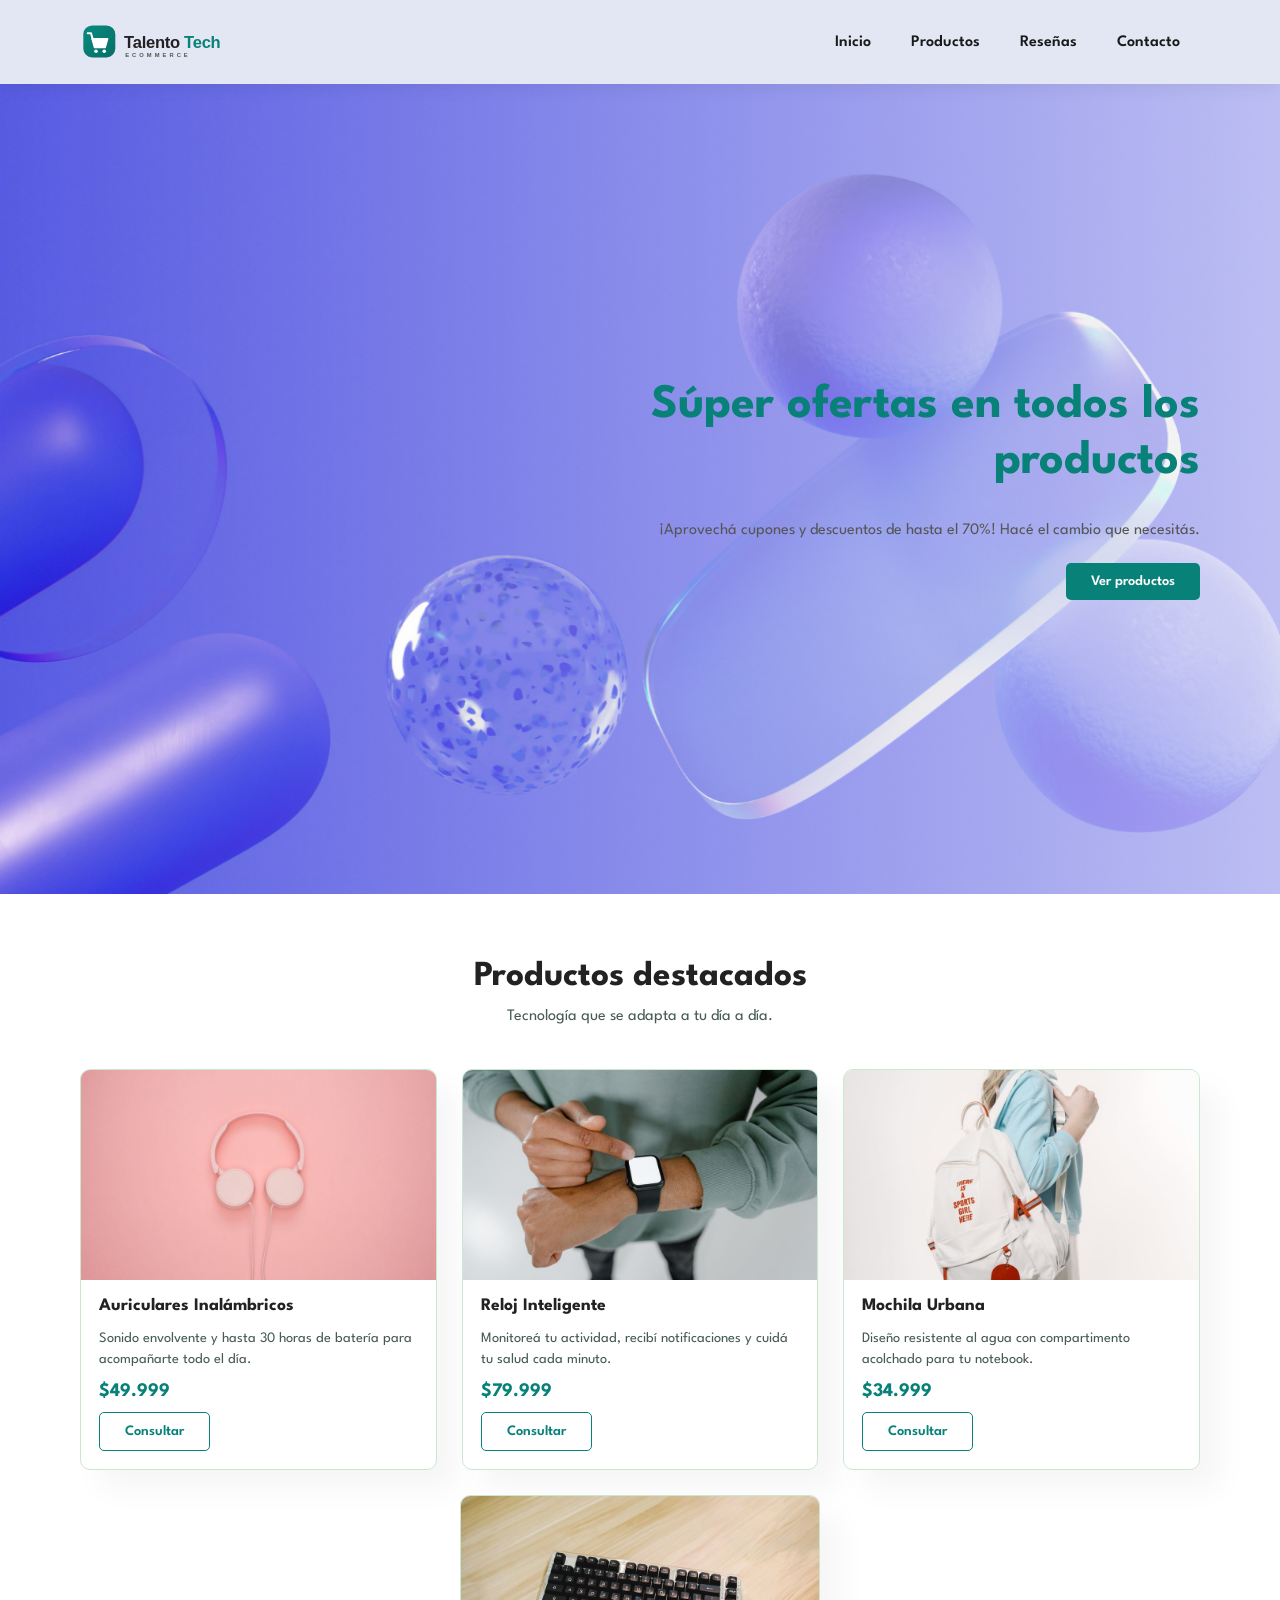
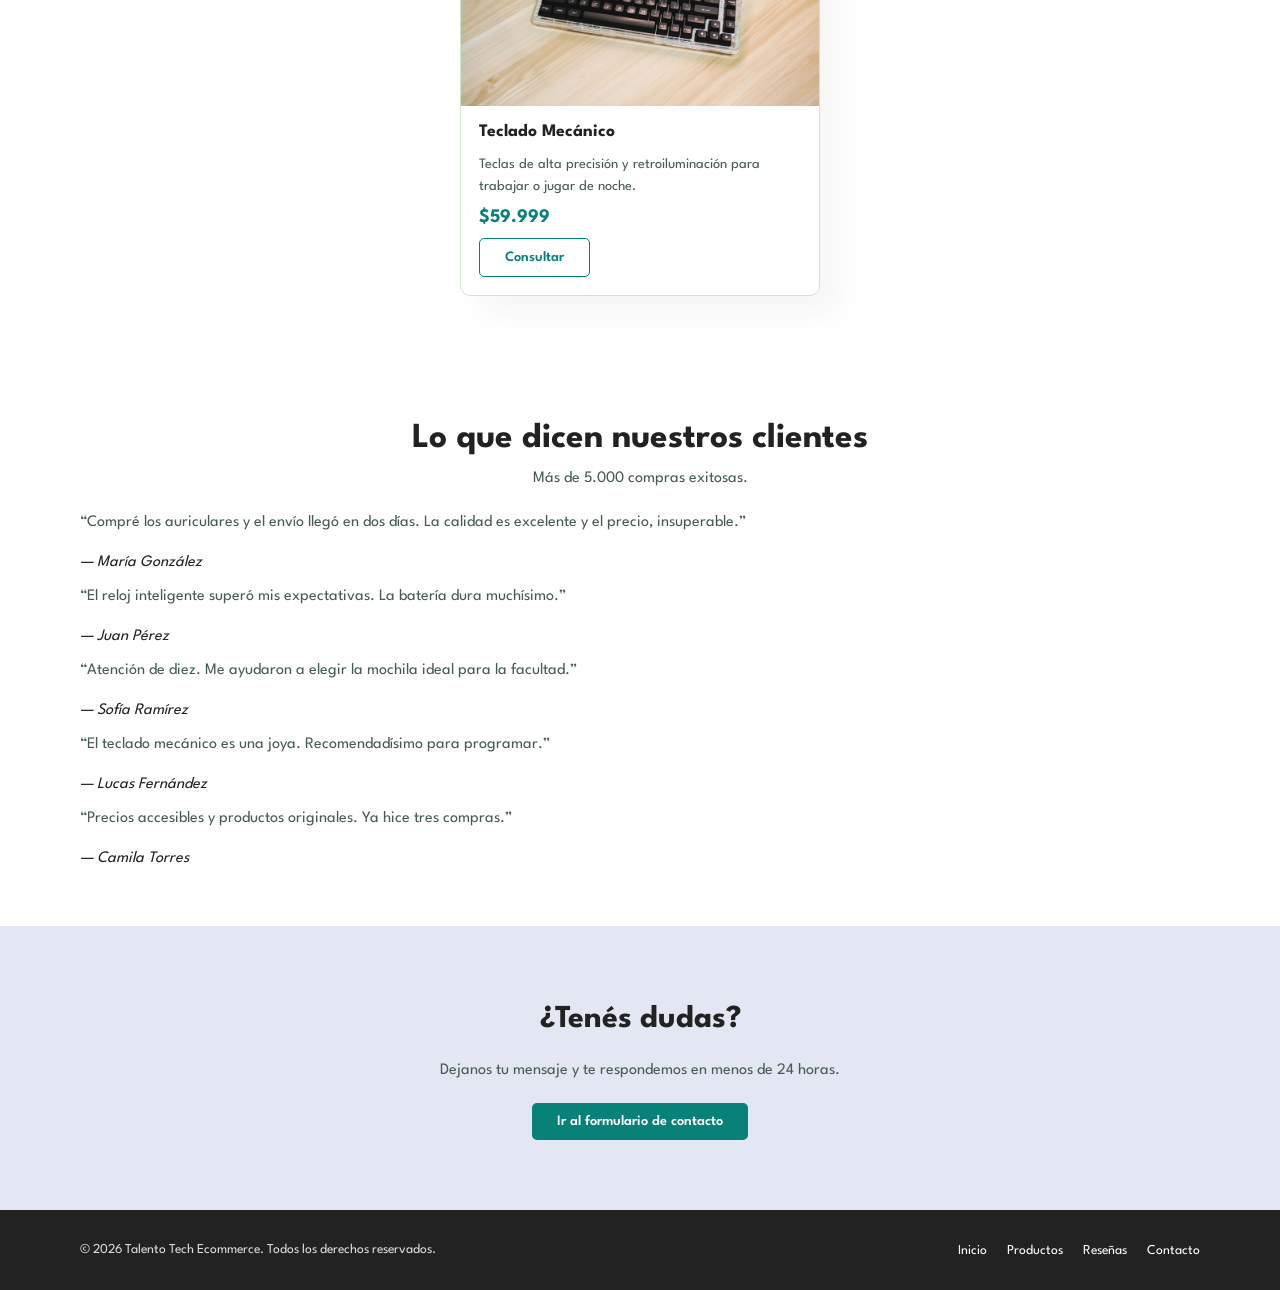
<file: index.html>
<!DOCTYPE html>
<html lang="es">

<head>
    <meta charset="UTF-8">
    <meta name="viewport" content="width=device-width, initial-scale=1.0">
    <meta name="description" content="Talento Tech Ecommerce: tienda de tecnología con productos destacados, reseñas de clientes y contacto.">
    <title>Talento Tech Ecommerce | Inicio</title>
    <link rel="preconnect" href="https://fonts.googleapis.com">
    <link rel="preconnect" href="https://fonts.gstatic.com" crossorigin>
    <link rel="icon" type="image/svg+xml" href="img/favicon.svg">
    <link rel="stylesheet" href="css/styles.css">
</head>

<body>

    <!-- ============ HEADER ============ -->
    <header class="header">
        <a href="index.html" class="logo-link">
            <img src="img/logo.svg" alt="Logo de Talento Tech Ecommerce" class="logo">
        </a>
        <nav aria-label="Navegación principal">
            <ul class="navbar">
                <li><a href="#inicio">Inicio</a></li>
                <li><a href="#productos">Productos</a></li>
                <li><a href="#reseñas">Reseñas</a></li>
                <li><a href="pages/contacto.html">Contacto</a></li>
            </ul>
        </nav>
    </header>

    <main>
        <!-- ============ HERO ============ -->
        <section class="hero" id="inicio">
            <div class="hero-content">
                <h1>Súper ofertas en todos los productos</h1>
                <p>¡Aprovechá cupones y descuentos de hasta el 70%! Hacé el cambio que necesitás.</p>
                <a class="btn" href="#productos">Ver productos</a>
            </div>
        </section>

        <!-- ============ PRODUCTOS ============ -->
        <section class="section-p1" id="productos">
            <h2 class="section-title">Productos destacados</h2>
            <p class="section-sub">Tecnología que se adapta a tu día a día.</p>

            <div class="productos">
                <article class="card">
                    <img src="img/producto-auriculares.jpg" alt="Auriculares inalámbricos">
                    <div class="card-body">
                        <h3>Auriculares Inalámbricos</h3>
                        <p>Sonido envolvente y hasta 30 horas de batería para acompañarte todo el día.</p>
                        <span class="precio">$49.999</span>
                        <a class="btn btn-claro" href="pages/contacto.html">Consultar</a>
                    </div>
                </article>

                <article class="card">
                    <img src="img/producto-smartwatch.jpg" alt="Reloj inteligente">
                    <div class="card-body">
                        <h3>Reloj Inteligente</h3>
                        <p>Monitoreá tu actividad, recibí notificaciones y cuidá tu salud cada minuto.</p>
                        <span class="precio">$79.999</span>
                        <a class="btn btn-claro" href="pages/contacto.html">Consultar</a>
                    </div>
                </article>

                <article class="card">
                    <img src="img/producto-mochila.jpg" alt="Mochila urbana blanca">
                    <div class="card-body">
                        <h3>Mochila Urbana</h3>
                        <p>Diseño resistente al agua con compartimento acolchado para tu notebook.</p>
                        <span class="precio">$34.999</span>
                        <a class="btn btn-claro" href="pages/contacto.html">Consultar</a>
                    </div>
                </article>

                <article class="card">
                    <img src="img/producto-teclado.jpg" alt="Teclado mecánico retroiluminado">
                    <div class="card-body">
                        <h3>Teclado Mecánico</h3>
                        <p>Teclas de alta precisión y retroiluminación para trabajar o jugar de noche.</p>
                        <span class="precio">$59.999</span>
                        <a class="btn btn-claro" href="pages/contacto.html">Consultar</a>
                    </div>
                </article>
            </div>
        </section>

        <!-- ============ RESEÑAS ============ -->
        <section class="section-p1" id="reseñas">
            <h2 class="section-title">Lo que dicen nuestros clientes</h2>
            <p class="section-sub">Más de 5.000 compras exitosas.</p>

            <div class="reseñas">
                <blockquote class="reseña destacada">
                    <p>“Compré los auriculares y el envío llegó en dos días. La calidad es excelente y el precio, insuperable.”</p>
                    <cite>— María González</cite>
                </blockquote>
                <blockquote class="reseña">
                    <p>“El reloj inteligente superó mis expectativas. La batería dura muchísimo.”</p>
                    <cite>— Juan Pérez</cite>
                </blockquote>
                <blockquote class="reseña">
                    <p>“Atención de diez. Me ayudaron a elegir la mochila ideal para la facultad.”</p>
                    <cite>— Sofía Ramírez</cite>
                </blockquote>
                <blockquote class="reseña">
                    <p>“El teclado mecánico es una joya. Recomendadísimo para programar.”</p>
                    <cite>— Lucas Fernández</cite>
                </blockquote>
                <blockquote class="reseña">
                    <p>“Precios accesibles y productos originales. Ya hice tres compras.”</p>
                    <cite>— Camila Torres</cite>
                </blockquote>
            </div>
        </section>

        <!-- ============ CONTACTO ============ -->
        <section class="cta">
            <h2>¿Tenés dudas?</h2>
            <p>Dejanos tu mensaje y te respondemos en menos de 24 horas.</p>
            <a class="btn" href="pages/contacto.html">Ir al formulario de contacto</a>
        </section>
    </main>

    <!-- ============ FOOTER ============ -->
    <footer class="footer">
        <p>&copy; 2026 Talento Tech Ecommerce. Todos los derechos reservados.</p>
        <nav aria-label="Enlaces del pie de página">
            <ul class="footer-links">
                <li><a href="#inicio">Inicio</a></li>
                <li><a href="#productos">Productos</a></li>
                <li><a href="#reseñas">Reseñas</a></li>
                <li><a href="pages/contacto.html">Contacto</a></li>
            </ul>
        </nav>
    </footer>

</body>

</html>
</file>
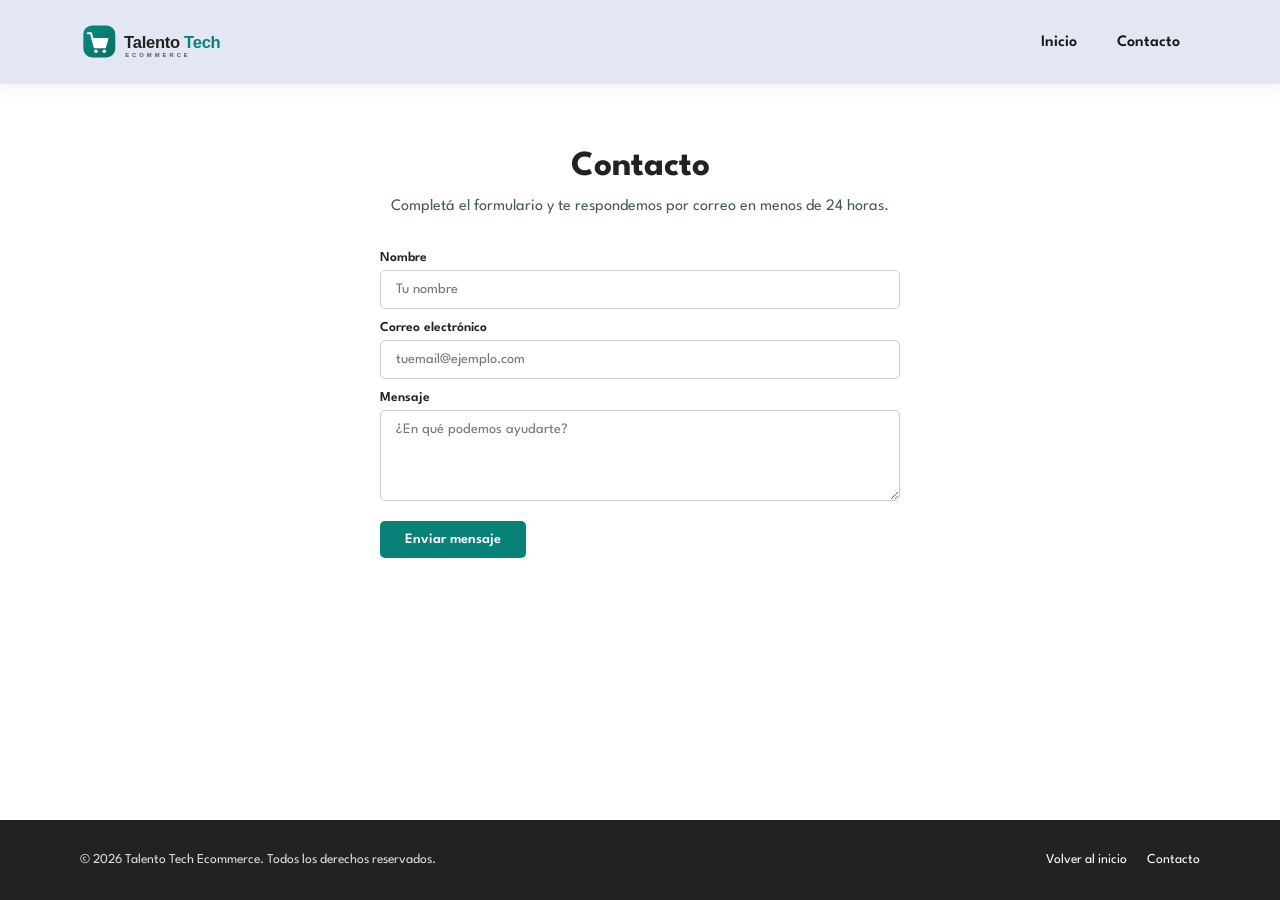
<file: pages/contacto.html>
<!DOCTYPE html>
<html lang="es">

<head>
    <meta charset="UTF-8">
    <meta name="viewport" content="width=device-width, initial-scale=1.0">
    <meta name="description" content="Formulario de contacto de Talento Tech Ecommerce.">
    <title>Contacto | Talento Tech Ecommerce</title>
    <link rel="preconnect" href="https://fonts.googleapis.com">
    <link rel="preconnect" href="https://fonts.gstatic.com" crossorigin>
    <link rel="icon" type="image/svg+xml" href="../img/favicon.svg">
    <link rel="stylesheet" href="../css/styles.css">
</head>

<body>

    <!-- ============ HEADER ============ -->
    <header class="header">
        <a href="../index.html" class="logo-link">
            <img src="../img/logo.svg" alt="Logo de Talento Tech Ecommerce" class="logo">
        </a>
        <nav aria-label="Navegación principal">
            <ul class="navbar">
                <li><a href="../index.html#inicio">Inicio</a></li>
                <li><a href="contacto.html">Contacto</a></li>
            </ul>
        </nav>
    </header>

    <main>
        <!-- ============ CONTACTO ============ -->
        <section class="contacto section-p1">
            <h1 class="section-title">Contacto</h1>
            <p class="section-sub">Completá el formulario y te respondemos por correo en menos de 24 horas.</p>

            <form class="form" action="https://formspree.io/f/xnpjdggl" method="POST">
                <label for="nombre">Nombre</label>
                <input type="text" id="nombre" name="nombre" placeholder="Tu nombre" required>

                <label for="email">Correo electrónico</label>
                <input type="email" id="email" name="email" placeholder="tuemail@ejemplo.com" required>

                <label for="mensaje">Mensaje</label>
                <textarea id="mensaje" name="mensaje" rows="5" placeholder="¿En qué podemos ayudarte?" required></textarea>

                <input type="hidden" name="_subject" value="Nuevo mensaje desde la tienda">
                <button type="submit" class="btn">Enviar mensaje</button>
            </form>
        </section>
    </main>

    <!-- ============ FOOTER ============ -->
    <footer class="footer">
        <p>&copy; 2026 Talento Tech Ecommerce. Todos los derechos reservados.</p>
        <nav aria-label="Enlaces del pie de página">
            <ul class="footer-links">
                <li><a href="../index.html">Volver al inicio</a></li>
                <li><a href="contacto.html">Contacto</a></li>
            </ul>
        </nav>
    </footer>

</body>

</html>
</file>
<file: css/styles.css>
/* Google Fonts - Fuente principal del proyecto */
@import url("https://fonts.googleapis.com/css2?family=Spartan:wght@100;200;300;400;500;600;700;800;900&display=swap");

:root {
    --verde: #088178;
    --verde-oscuro: #066f66;
    --lila: #e3e6f3;
    --texto: #222222;
    --texto-suave: #465b52;
}

* {
    margin: 0;
    padding: 0;
    box-sizing: border-box;
    font-family: "Spartan", sans-serif;
}

html { scroll-behavior: smooth; }

body {
    width: 100%;
    min-height: 100vh;
    display: flex;
    flex-direction: column;
    color: var(--texto);
    background-color: #ffffff;
}

main { flex: 1 0 auto; }

h1 { font-size: 50px; line-height: 64px; color: var(--texto); }
h2 { font-size: 40px; line-height: 48px; color: var(--texto); }
h3 { font-size: 1.1rem; color: var(--texto); }
p  { font-size: 16px; color: var(--texto-suave); margin: 15px 0 20px 0; line-height: 1.5; }

.section-p1 { padding: 60px 80px; }
.section-title { text-align: center; font-size: 2.2rem; line-height: 1.3; }
.section-sub { text-align: center; margin-top: 5px; }

.btn {
    display: inline-block;
    background-color: var(--verde);
    color: #ffffff;
    padding: 12px 25px;
    border-radius: 5px;
    border: none;
    cursor: pointer;
    text-decoration: none;
    font-size: 0.9rem;
    font-weight: 600;
    text-align: center;
}
.btn:hover { background-color: var(--verde-oscuro); }
.btn-claro { background-color: #ffffff; color: var(--verde); border: 1px solid var(--verde); }
.btn-claro:hover { background-color: var(--lila); }

/* ============ HEADER Y NAVEGACIÓN ============ */
.header {
    display: flex;
    justify-content: space-between;
    align-items: center;
    padding: 20px 80px;
    background-color: var(--lila);
    box-shadow: 0 5px 15px rgba(0, 0, 0, 0.06);
    position: sticky;
    top: 0;
    z-index: 999;
}
.logo-link { display: flex; align-items: center; }
.logo { height: 44px; width: auto; display: block; }

.navbar { display: flex; justify-content: center; align-items: center; }
.navbar li { list-style: none; padding: 0 20px; }
.navbar a { text-decoration: none; font-size: 1rem; font-weight: 600; color: #1a1a1a; }
.navbar a:hover { color: var(--verde); }

/* ============ HERO ============ */
.hero {
    background-image: linear-gradient(to left, rgba(255, 255, 255, 0.6), rgba(255, 255, 255, 0)),
        url('../img/landpage.png');
    background-size: cover;
    background-position: top 5% center;
    display: flex;
    justify-content: flex-end;
    align-items: center;
    height: 90vh;
    width: 100%;
    padding: 0 80px;
}
.hero-content {
    width: 50%;
    display: flex;
    flex-direction: column;
    align-items: flex-end;
    text-align: right;
}
.hero-content h1 { color: var(--verde); font-size: 3rem; line-height: 1.15; margin-bottom: 15px; }
.hero-content p { color: #555555; }

/* ============ PRODUCTOS (Flexbox) ============ */
.productos {
    display: flex;
    flex-wrap: wrap;
    justify-content: center;
    gap: 25px;
    margin-top: 40px;
}
.card {
    flex: 1 1 280px;
    max-width: 360px;
    border: 1px solid #cce7d0;
    border-radius: 10px;
    overflow: hidden;
    background: #ffffff;
    box-shadow: 20px 20px 30px rgba(0, 0, 0, 0.04);
    display: flex;
    flex-direction: column;
}
.card img { width: 100%; height: 210px; object-fit: cover; display: block; }
.card-body { padding: 18px; display: flex; flex-direction: column; flex: 1; align-items: flex-start; }
.card-body h3 { margin-bottom: 6px; }
.card-body p { margin: 8px 0 12px; font-size: 0.9rem; flex: 1; }
.precio { color: var(--verde); font-weight: 700; font-size: 1.2rem; margin-bottom: 12px; }

/* ============ RESEÑAS (Grid) ============ */
.resenas {
    display: grid;
    grid-template-columns: repeat(3, 1fr);
    gap: 20px;
    margin-top: 40px;
}
.resena {
    margin: 0;
    background-color: var(--lila);
    border-left: 5px solid var(--verde);
    border-radius: 8px;
    padding: 24px;
    display: flex;
    flex-direction: column;
    justify-content: space-between;
    gap: 12px;
}
.resena p { margin: 0; color: #333333; }
.resena cite { font-style: normal; font-weight: 700; font-size: 0.85rem; color: var(--verde); }
.resena.destacada { grid-column: span 2; background-color: var(--verde); }
.resena.destacada p { font-size: 1.2rem; color: #ffffff; }
.resena.destacada cite { color: #ffffff; }

/* ============ CTA ============ */
.cta {
    text-align: center;
    padding: 70px 20px;
    background-color: var(--lila);
}
.cta h2 { font-size: 2rem; }

/* ============ CONTACTO (responsivo) ============ */
.contacto { max-width: 680px; margin: 0 auto; }
.form { display: flex; flex-direction: column; margin-top: 20px; }
.form label { font-weight: 600; font-size: 0.85rem; margin: 12px 0 6px; }
.form input,
.form textarea {
    width: 100%;
    padding: 12px 15px;
    border: 1px solid #cccccc;
    border-radius: 5px;
    outline: none;
    font-size: 0.9rem;
}
.form input:focus,
.form textarea:focus { border-color: var(--verde); }
.form .btn { margin-top: 20px; align-self: flex-start; }

/* ============ FOOTER ============ */
.footer {
    background-color: #222222;
    color: #ffffff;
    padding: 30px 80px;
    display: flex;
    justify-content: space-between;
    align-items: center;
    flex-wrap: wrap;
    gap: 15px;
}
.footer p { color: #dddddd; margin: 0; font-size: 0.85rem; }
.footer-links { display: flex; gap: 20px; list-style: none; }
.footer-links a { color: #ffffff; text-decoration: none; font-size: 0.85rem; }
.footer-links a:hover { color: #7fd6cd; }

/* ============ MEDIA QUERIES ============ */
@media (max-width: 992px) {
    .section-p1 { padding: 50px 40px; }
    .header, .footer { padding-left: 40px; padding-right: 40px; }
    .hero { height: 80vh; padding: 0 40px; }
    .hero-content { width: 60%; }
    .hero-content h1 { font-size: 2.5rem; }
    .resenas { grid-template-columns: repeat(2, 1fr); }
    .resena.destacada { grid-column: span 2; }
}

@media (max-width: 799px) {
    .header { flex-direction: column; gap: 12px; padding: 15px 20px; }
    .navbar { flex-wrap: wrap; }
    .navbar li { padding: 5px 10px; }
    .footer { flex-direction: column; text-align: center; padding: 25px 20px; }
}

@media (max-width: 768px) {
    .hero { height: 70vh; justify-content: center; background-position: top center; }
    .hero-content { width: 85%; align-items: center; text-align: center; }
    .hero-content h1 { font-size: 2.2rem; }
}

@media (max-width: 576px) {
    .section-p1 { padding: 40px 20px; }
    .section-title { font-size: 1.6rem; }
    .hero { height: 60vh; padding: 0 20px; background-position: 55% center; }
    .hero-content { width: 100%; }
    .hero-content h1 { font-size: 1.8rem; }
    .resenas { grid-template-columns: 1fr; }
    .resena.destacada { grid-column: span 1; }
    .card { max-width: 100%; }
    .form .btn { align-self: stretch; }
}
</file>
